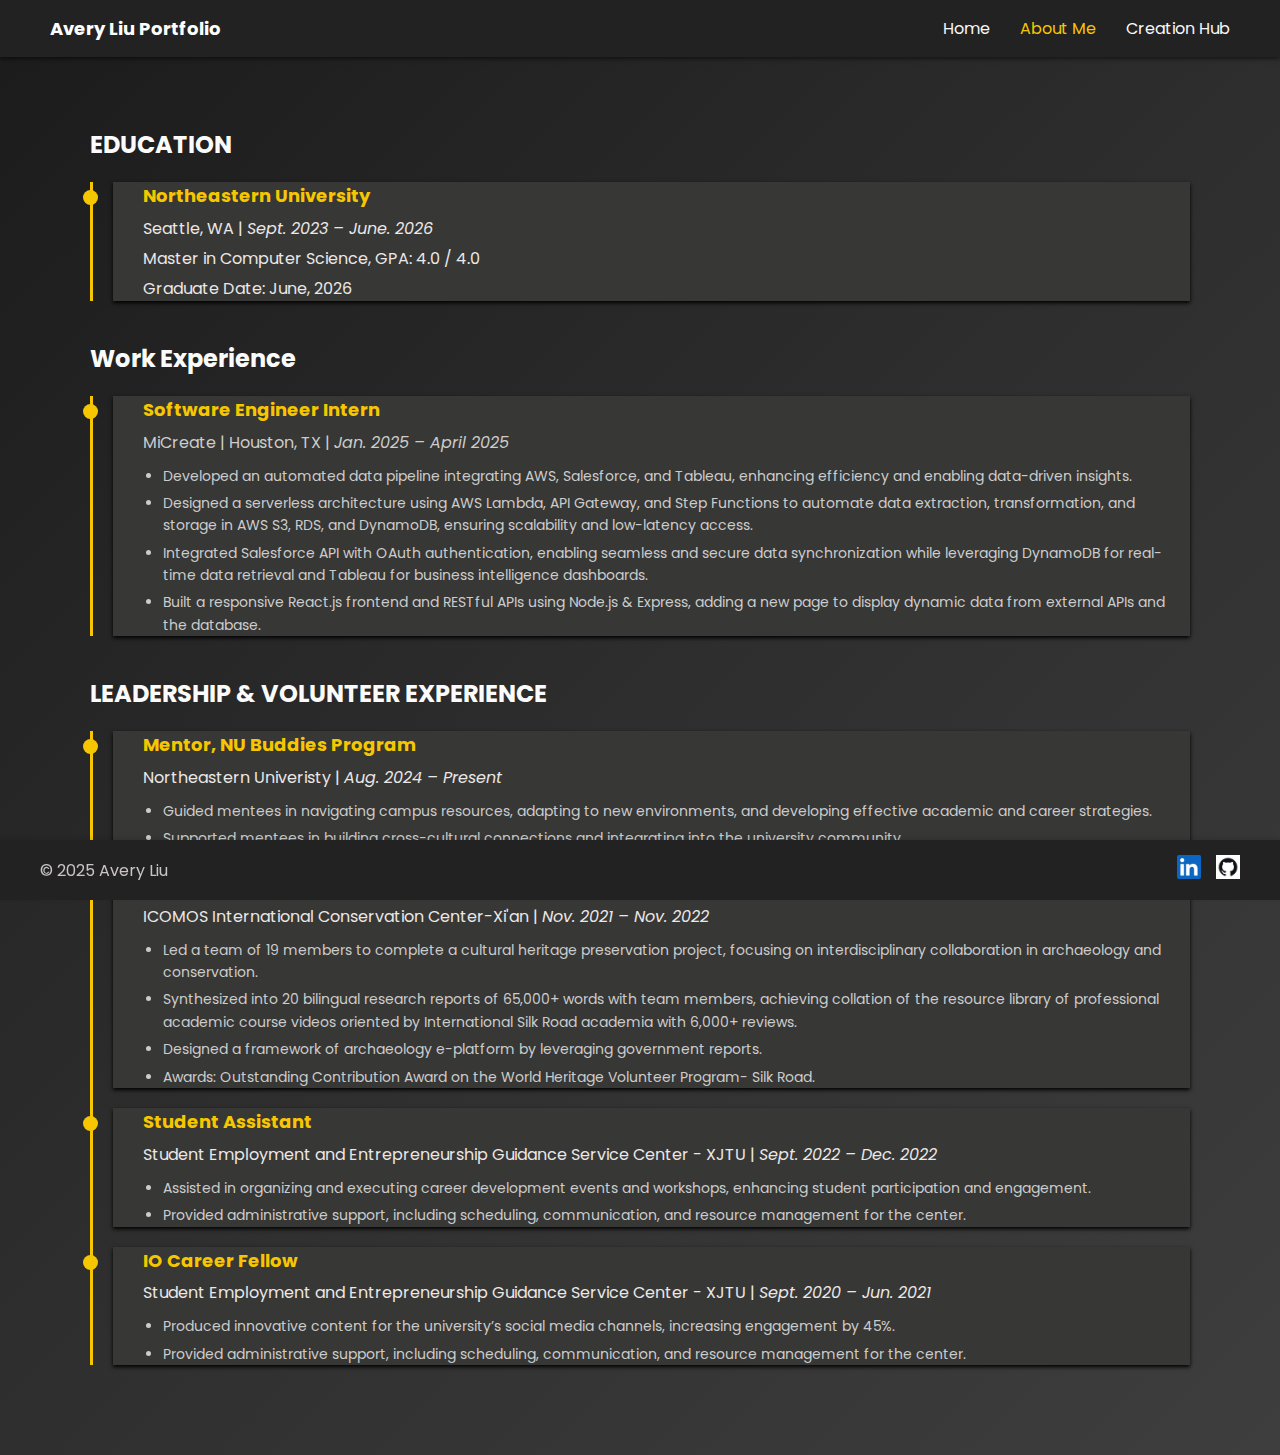
<file: aboutme/aboutme.html>
<!DOCTYPE html>
<html lang="en">
<head>
  <meta charset="UTF-8">
  <meta name="viewport" content="width=device-width, initial-scale=1.0">
  <title>About Me</title>
  <link href="https://fonts.googleapis.com/css2?family=Poppins:wght@300;400;700&display=swap" rel="stylesheet">
  <link rel="stylesheet" href="../aboutme/styles.css">
  <link rel="icon" href="../images/logo.png" type="image/png">
</head>
<body>
  <div class="container">
    <header class="TopContainer">
      <div class="WebsiteLogo">Avery Liu Portfolio</div>
        <ul class="NavbarLinks">
          <li><a href="../index.html">Home</a></li>
          <li><a href="../aboutme/aboutme.html"" class="active">About Me</a></li>
          <li><a href="../creationhub/creationhub.html">Creation Hub</a></li>
        </ul>
    </header>
    
    <div class="main">
      <div class="about">
        <h2>EDUCATION</h2>
        <div class="timeline">
          <div class="timeline-item">
            <h3>Northeastern University</h3>
            <p>
                <span class="location">Seattle, WA</span> | 
                <span class="location"><em>Sept. 2023 – June. 2026 </em></span>
            </p>
            <p>Master in Computer Science, GPA: 4.0 / 4.0</p>
            <p>
              <span class="location">Graduate Date: June, 2026</span> 
            </p>
          </div>
        </div>

        <h2>Work Experience</h2>
        <div class="timeline">
        <div class="timeline-item">
            <div class="work-details">
            <h3>Software Engineer Intern</h3>
            <p>
                <span class="location">MiCreate</span> | 
                <span class="location">Houston, TX</span> | 
                <span class="location"><em>Jan. 2025 – April 2025</em></span>
            </p>
            </div>
            <ul class="responsibilities">
              <li>Developed an automated data pipeline integrating AWS, Salesforce, and Tableau, enhancing efficiency and enabling data-driven insights.</li>
              <li>Designed a serverless architecture using AWS Lambda, API Gateway, and Step Functions to automate data extraction, transformation, and storage in AWS S3, RDS, and DynamoDB, ensuring scalability and low-latency access.</li>
              <li>Integrated Salesforce API with OAuth authentication, enabling seamless and secure data synchronization while leveraging DynamoDB for real-time data retrieval and Tableau for business intelligence dashboards.</li>
              <li>Built a responsive React.js frontend and RESTful APIs using Node.js & Express, adding a new page to display dynamic data from external APIs and the database.</li>
            </ul>
        </div>
        </div>

        <h2>LEADERSHIP & VOLUNTEER EXPERIENCE</h2>
        <div class="timeline">
          <div class="timeline-item">
            <h3>Mentor, NU Buddies Program</h3>
            <p>
              <span class="location">Northeastern Univeristy</span> | 
              <span class="location"><em>Aug. 2024 – Present</em></span>
            </p>
            <ul class="responsibilities">
              <li>Guided mentees in navigating campus resources, adapting to new environments, and developing effective academic and career strategies.</li>
              <li>Supported mentees in building cross-cultural connections and integrating into the university community.</li>
            </ul>
          </div>

          <div class="timeline-item">
            <h3>Program Coordinator & Research Team Leader</h3>
            <p>
              <span class="location">ICOMOS International Conservation Center-Xi'an</span> | 
              <span class="location"><em>Nov. 2021 – Nov. 2022</em></span>
            </p>
            <ul class="responsibilities">
              <li>Led a team of 19 members to complete a cultural heritage preservation project, focusing on interdisciplinary collaboration in archaeology and conservation.</li>
              <li>Synthesized into 20 bilingual research reports of 65,000+ words with team members, achieving collation of the resource library of professional academic course videos oriented by International Silk Road academia with 6,000+ reviews.</li>
              <li>Designed a framework of archaeology e-platform by leveraging government reports.</li>
              <li>Awards: Outstanding Contribution Award on the World Heritage Volunteer Program- Silk Road.</li>
            </ul>
          </div>

          <div class="timeline-item">
            <h3>Student Assistant</h3>
            <p>
              <span class="location">Student Employment and Entrepreneurship Guidance Service Center - XJTU</span> | 
              <span class="location"><em>Sept. 2022 – Dec. 2022</em></span>
            </p>
            <ul class="responsibilities">
              <li>Assisted in organizing and executing career development events and workshops, enhancing student participation and engagement.</li>
              <li>Provided administrative support, including scheduling, communication, and resource management for the center.</li>
            </ul>
          </div>

          <div class="timeline-item">
            <h3>IO Career Fellow</h3>
            <p>
              <span class="location">Student Employment and Entrepreneurship Guidance Service Center - XJTU</span> | 
              <span class="location"><em>Sept. 2020 – Jun. 2021</em></span>
            </p>
            <ul class="responsibilities">
              <li>Produced innovative content for the university’s social media channels, increasing engagement by 45%.</li>
              <li>Provided administrative support, including scheduling, communication, and resource management for the center.</li>
            </ul>
          </div>
        </div>
      </div>
    </div>

    <footer class="footer">
      <div class="Footer_Content">
        <span>© 2025 Avery Liu</span>
        <div class="Footer_Icons">
          <a href="https://www.linkedin.com/in/averylew/" target="_blank">
            <img src="../images/linkedin_icon.png" alt="LinkedIn">
          </a>
          <a href="https://github.com/averylAL/averylAL.github.io.git" target="_blank">
            <img src="../images/github_icon.png" alt="GitHub">
          </a>
        </div>
      </div>
    </footer>
  </div>
</body>
</html>
</file>
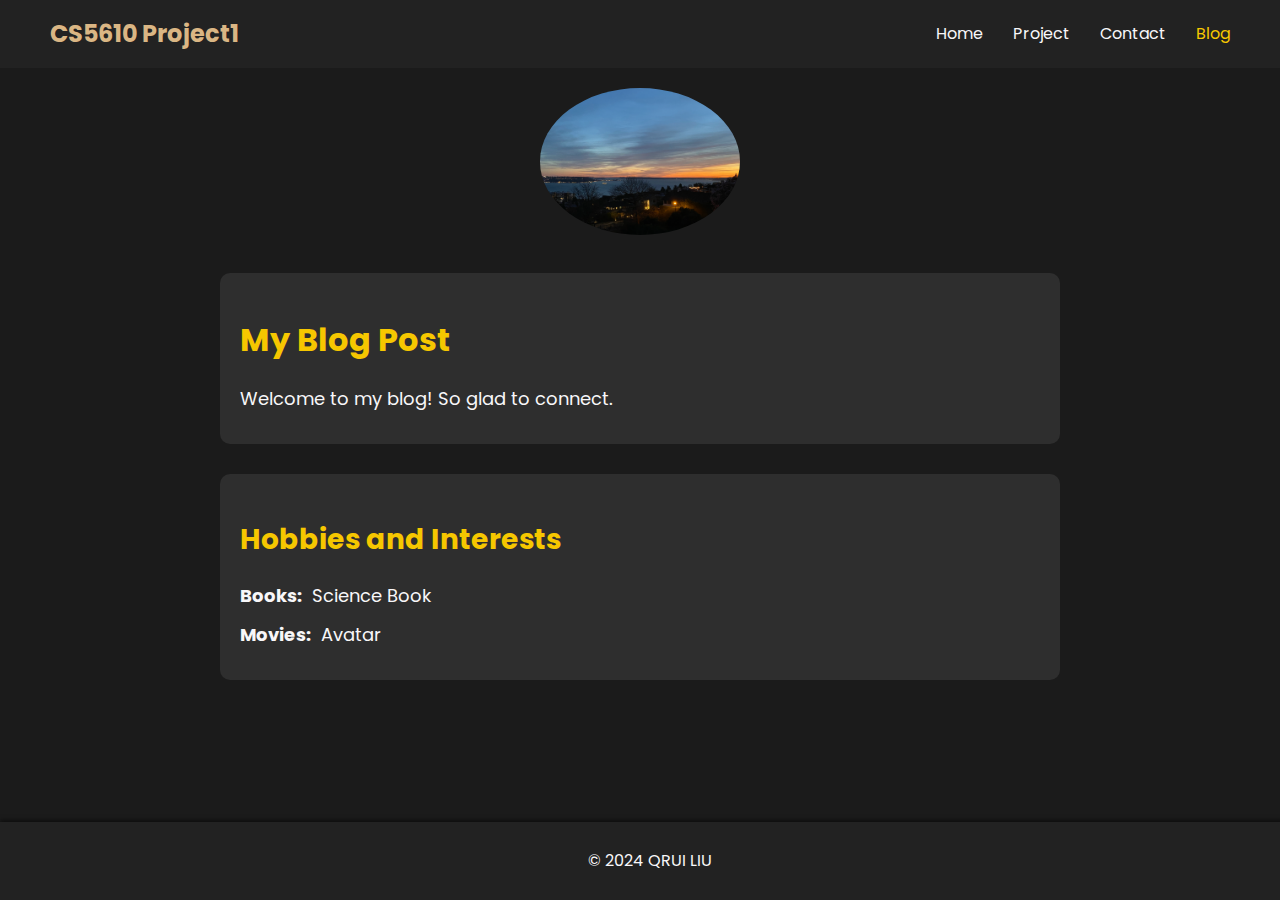
<file: blog/blog.html>
<!DOCTYPE html>
<html lang="en">
<head>
  <meta charset="UTF-8">
  <meta name="viewport" content="width=device-width, initial-scale=1.0">
  <title>QRUI Blog</title>
  <link href="https://fonts.googleapis.com/css2?family=Poppins:wght@400;700&display=swap" rel="stylesheet">
  <link rel="stylesheet" href="../blog/styles.css">
</head>
<body>
  <div class="BlogPage">

    <header class="TopContainer">
      <div class="WebsiteLogo">
        <a href="../index.html">CS5610 Project1</a>
      </div>
      <ul class="NavbarLinks">
        <li><a href="../index.html">Home</a></li>
        <li><a href="../project/project.html">Project</a></li>
        <li><a href="../contact/contact.html">Contact</a></li>
        <li><a href="../blog/blog.html" class="active">Blog</a></li>
      </ul>
    </header>

    <div class="MainContainer">

      <section class="PersonalImage">
        <img src="../images/sunset.png" alt="PersonalImage" class="ProfileImage">
      </section>
      
      <section class="BlogPost">
        <h1>My Blog Post</h1>
        <p>Welcome to my blog! So glad to connect.</p>
      </section>

      <section class="Hobbies">
        <h2>Hobbies and Interests</h2>
        <ul>
          <li style="white-space: pre;"><strong>Books:</strong>  Science Book</li>
          <li style="white-space: pre;"><strong>Movies:</strong>  Avatar</li>
        </ul>
      </section>
      
    </div>

    <footer>
      <p>&copy; 2024 QRUI LIU</p>
    </footer>

  </div>
</body>
</html>
</file>
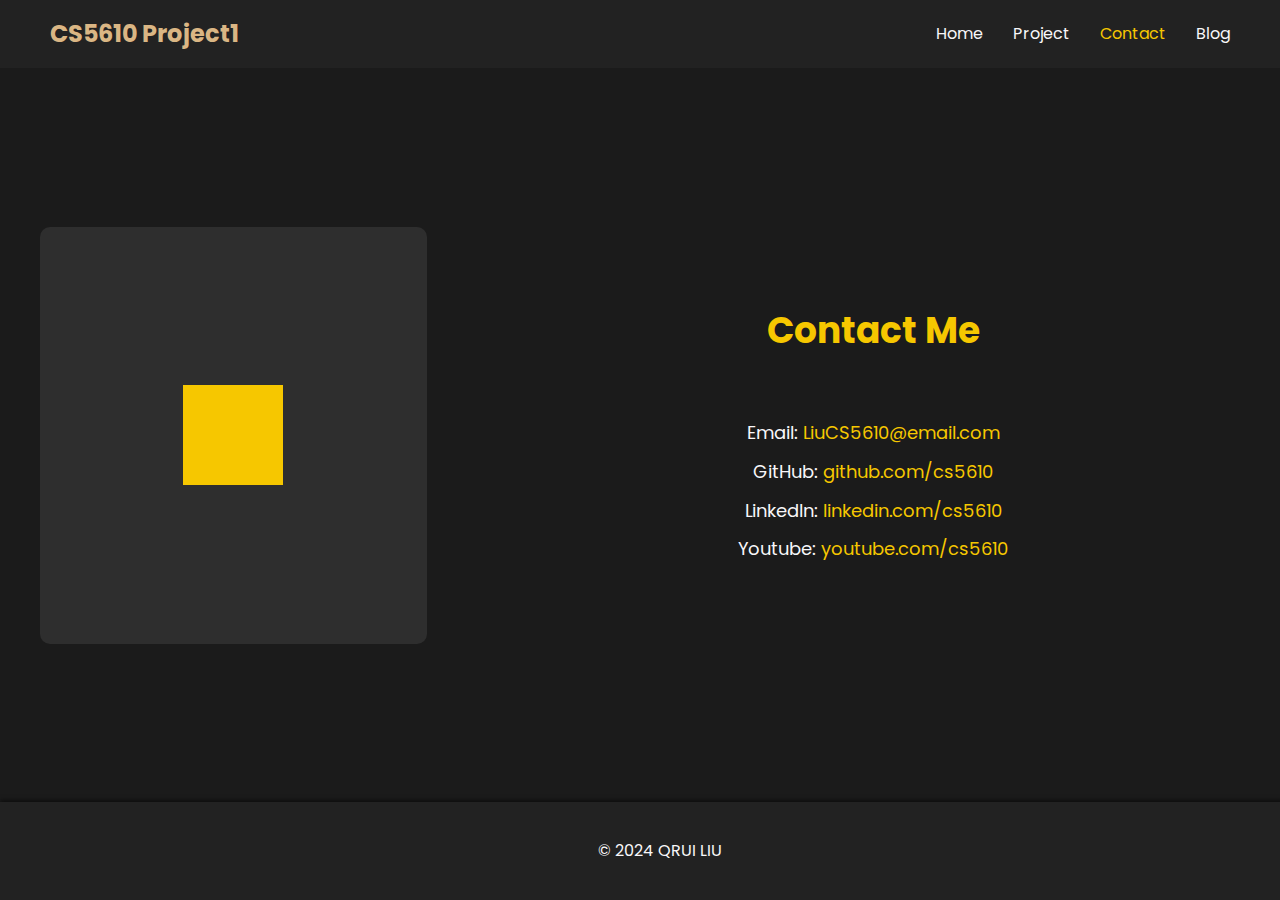
<file: contact/contact.html>
<!DOCTYPE html>
<html lang="en">
<head>
  <meta charset="UTF-8">
  <meta name="viewport" content="width=device-width, initial-scale=1.0">
  <title>QRUI LIU Contact</title>
  <link href="https://fonts.googleapis.com/css2?family=Poppins:wght@400;700&display=swap" rel="stylesheet">
  <link rel="stylesheet" href="../contact/styles.css">
</head>
<body>
  <div class="ContactPage">

    <header class="TopContainer">
        <div class="WebsiteLogo">
          <a href="index.html">CS5610 Project1</a>
        </div>
        <ul class="NavbarLinks">
          <li><a href="../index.html">Home</a></li>
          <li><a href="../project/project.html">Project</a></li>
          <li><a href="../contact/contact.html" class="active">Contact</a></li>
          <li><a href="../blog/blog.html">Blog</a></li>
        </ul>
    </header>

    <div class="MainContainer">
      <div class="LeftBlock">
        <div class="Square"></div>
      </div>

      <div class="ContactInfo">
        <h1>Contact Me</h1>
        <ul>
          <li>Email: <a href="mailto:LiuCS5610@email.com">LiuCS5610@email.com</a></li>
          <li>GitHub: <a href="https://github.com/cs5610">github.com/cs5610</a></li>
          <li>LinkedIn: <a href="https://linkedin.com/cs5610">linkedin.com/cs5610</a></li>
          <li>Youtube: <a href="https://youtube.com/cs5610">youtube.com/cs5610</a></li>
        </ul>
      </div>

    </div>

    <footer>
      <p>&copy; 2024 QRUI LIU</p>
    </footer>

  </div>
</body>
</html>
</file>
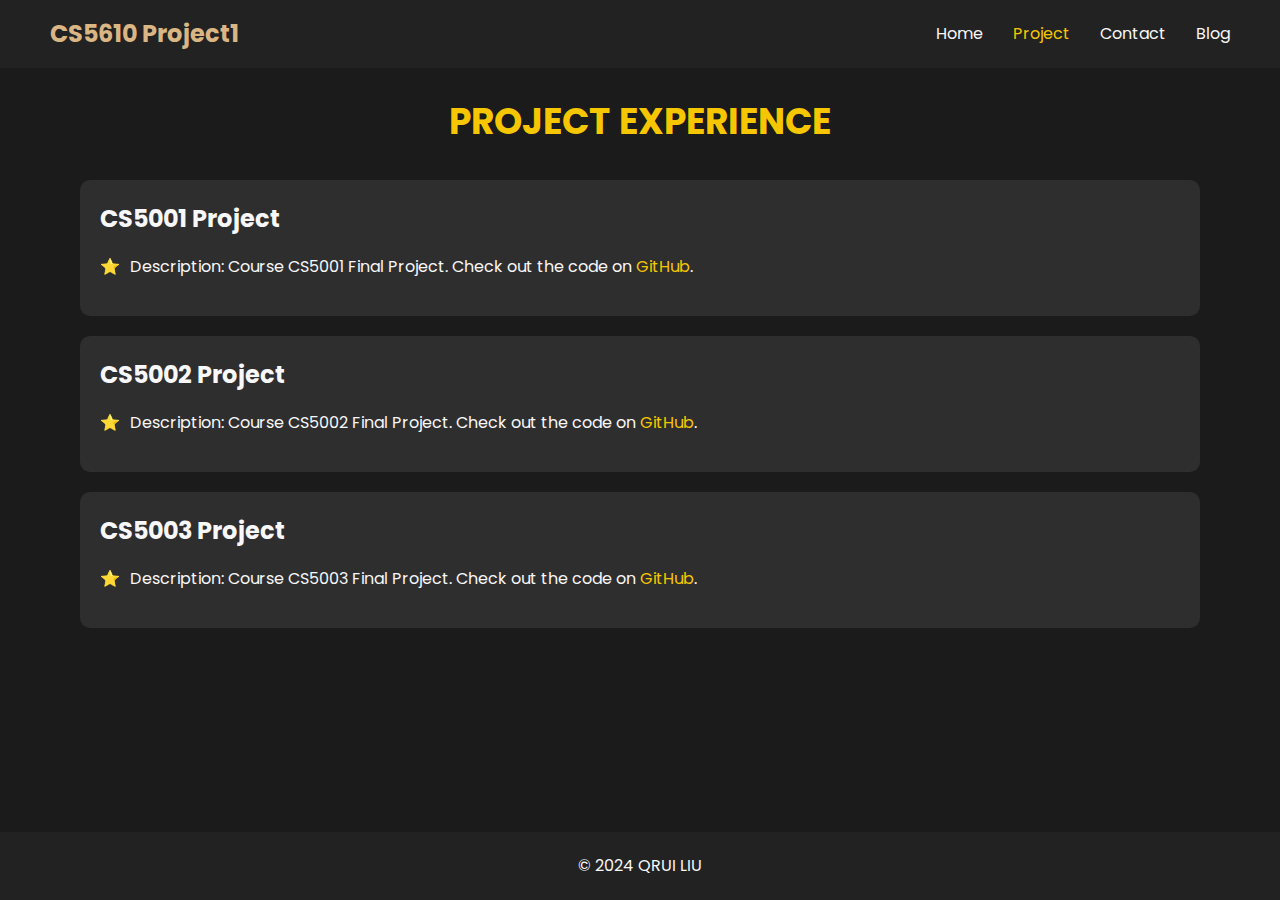
<file: project/project.html>
<!DOCTYPE html>
<html lang="en">
<head>
  <meta charset="UTF-8">
  <meta name="viewport" content="width=device-width, initial-scale=1.0">
  <title>QRUI LIU Projects</title>
  <link href="https://fonts.googleapis.com/css2?family=Poppins:wght@400;700&display=swap" rel="stylesheet">
  <link rel="stylesheet" href="../project/styles.css">
</head>
<body>
  <div class="ProjectPage">
    <header class="TopContainer">
        <div class="WebsiteLogo">
          <a href="index.html">CS5610 Project1</a>
        </div>
        <ul class="NavbarLinks">
          <li><a href="../index.html">Home</a></li>
          <li><a href="../project/project.html" class="active">Project</a></li>
          <li><a href="../contact/contact.html">Contact</a></li>
          <li><a href="../blog/blog.html">Blog</a></li>
        </ul>
    </header>

    <main class="MainContainer">
      <section class="Projects_List">
        <h1>PROJECT EXPERIENCE</h1>
        <ul>
          <li>
            <h2>CS5001 Project</h2>
            <p>Description: Course CS5001 Final Project. Check out the code on <a href="https://github.com">GitHub</a>.</p>
          </li>
          <li>
            <h2>CS5002 Project</h2>
            <p>Description: Course CS5002 Final Project. Check out the code on <a href="https://github.com">GitHub</a>.</p>
          </li>
          <li>
            <h2>CS5003 Project</h2>
            <p>Description: Course CS5003 Final Project. Check out the code on <a href="https://github.com">GitHub</a>.</p>
          </li>
        </ul>
      </section>
    </main>

    <footer class="Footer">
      <p>&copy; 2024 QRUI LIU</p>
    </footer>
  </div>
</body>
</html>
</file>
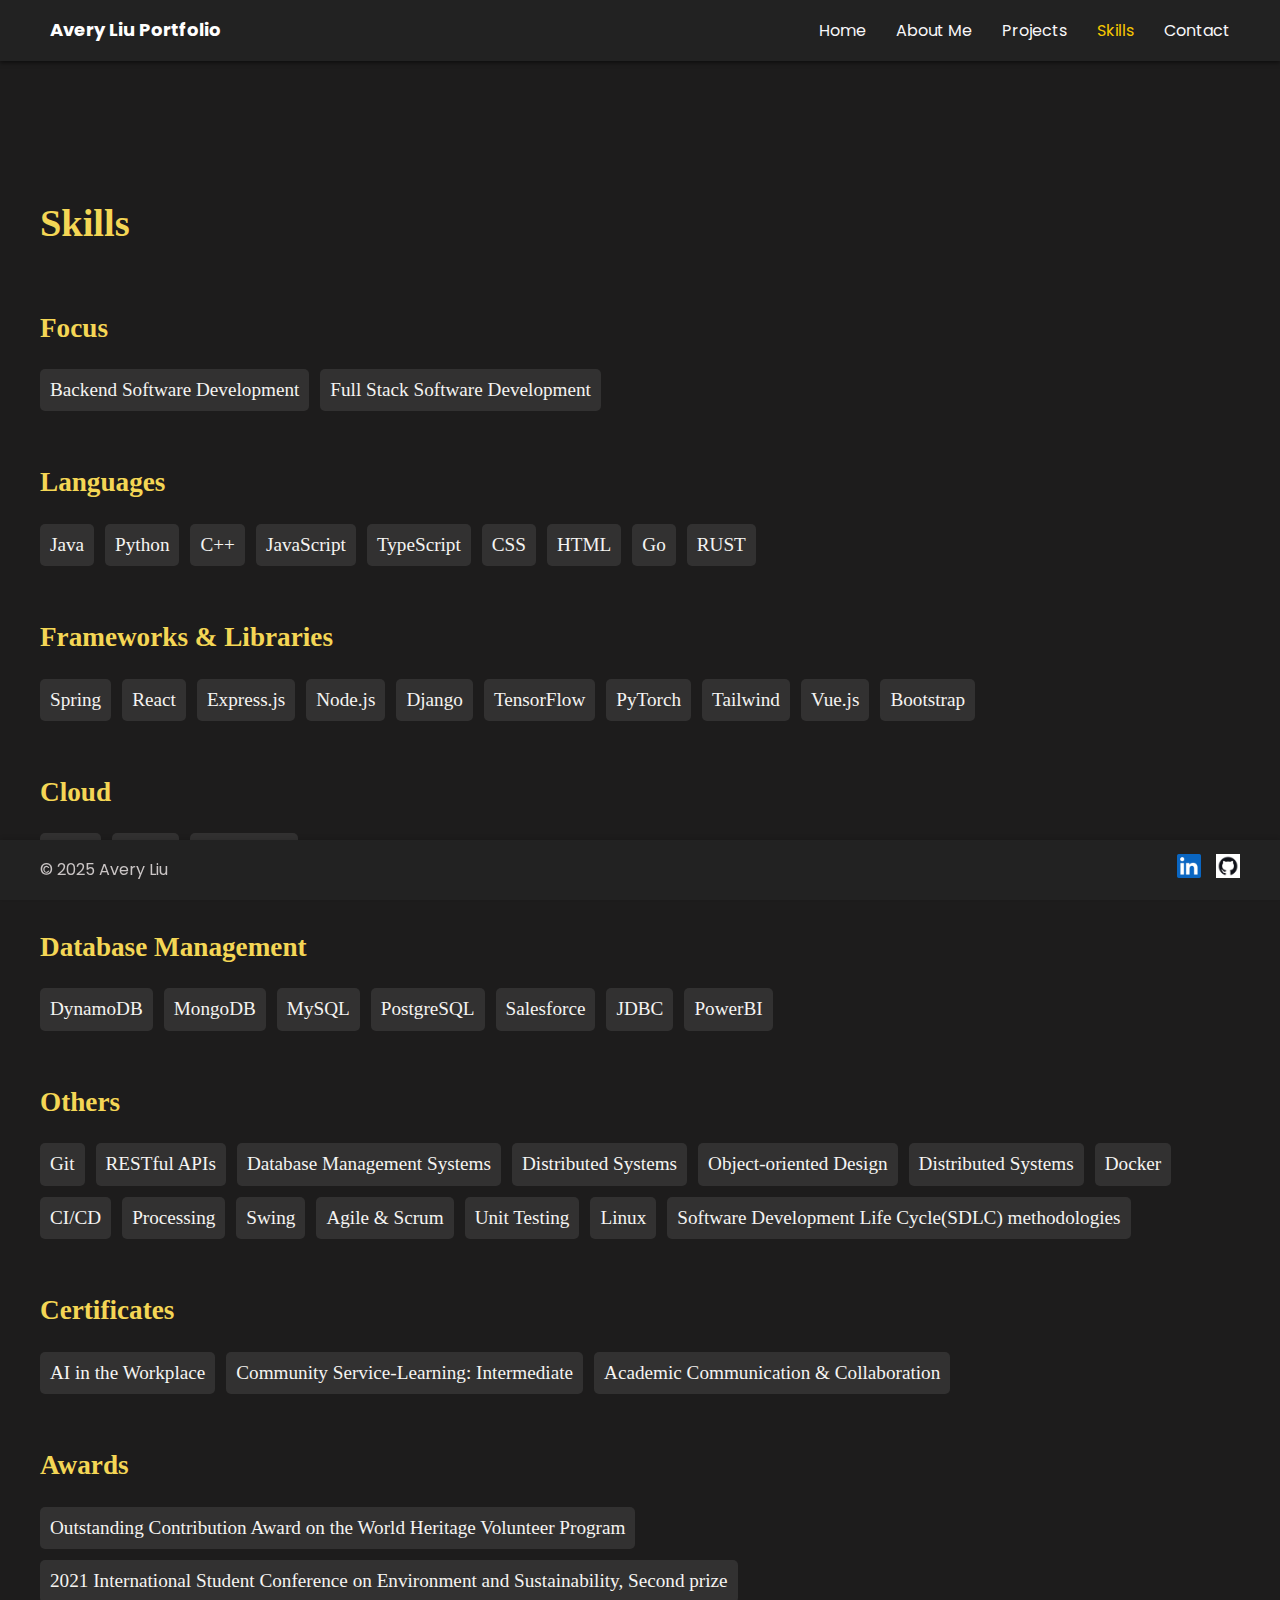
<file: skills/skills.html>
<!DOCTYPE html>
<html lang="en">
<head>
  <meta charset="utf-8" />
  <meta name="viewport" content="width=device-width, initial-scale=1.0">
  <link href="https://fonts.googleapis.com/css2?family=Poppins:wght@400;700&display=swap" rel="stylesheet">
  <link rel="stylesheet" href="./styles.css">
  <link rel="icon" href="./images/logo.png" type="image/png">
  <title>Skills</title>
</head>
<body>
  <div class="SkillPage">
    <header class="TopContainer">
      <div class="WebsiteLogo">Avery Liu Portfolio</div>
        <ul class="NavbarLinks">
          <li><a href="../index.html">Home</a></li>
          <li><a href="../aboutme/aboutme.html">About Me</a></li>
          <li><a href="../projects/projects.html">Projects</a></li>
          <li><a href="../skills/skills.html" class="active">Skills</a>
          <li><a href="../contact/contact.html">Contact</a>
        </ul>
    </header>
    
    <main>
      <section class="skills-section">
        <h1>Skills</h1>
        <div class="skill-category">
          <h2>Focus</h2>
          <div class="tags">
            <span class="tag">Backend Software Development</span>
            <span class="tag">Full Stack Software Development</span>
          </div>
        </div>
        <div class="skill-category">
          <h2>Languages</h2>
          <div class="tags">
            <span class="tag">Java</span>
            <span class="tag">Python</span>
            <span class="tag">C++</span>
            <span class="tag">JavaScript</span>
            <span class="tag">TypeScript</span>
            <span class="tag">CSS</span>
            <span class="tag">HTML</span>
            <span class="tag">Go</span>
            <span class="tag">RUST</span>
          </div>
        </div>
        <div class="skill-category">
          <h2>Frameworks &amp; Libraries</h2>
          <div class="tags">
            <span class="tag">Spring</span>
            <span class="tag">React</span>
            <span class="tag">Express.js</span>
            <span class="tag">Node.js</span>
            <span class="tag">Django</span>
            <span class="tag">TensorFlow</span>
            <span class="tag">PyTorch</span>
            <span class="tag">Tailwind</span>
            <span class="tag">Vue.js</span>
            <span class="tag">Bootstrap</span>
          </div>
        </div>
        <div class="skill-category">
          <h2>Cloud</h2>
          <div class="tags">
            <span class="tag">AWS</span>
            <span class="tag">Azure</span>
            <span class="tag">IBM Cloud</span>
          </div>
        </div>
        <div class="skill-category">
          <h2>Database Management</h2>
          <div class="tags">
            <span class="tag">DynamoDB</span>
            <span class="tag">MongoDB</span>
            <span class="tag">MySQL</span>
            <span class="tag">PostgreSQL</span>
            <span class="tag">Salesforce</span>
            <span class="tag">JDBC</span>
            <span class="tag">PowerBI</span>
          </div>
        </div>
        <div class="skill-category">
          <h2>Others</h2>
          <div class="tags">
            <span class="tag">Git</span>
            <span class="tag">RESTful APIs</span>
            <span class="tag">Database Management Systems</span>
            <span class="tag">Distributed Systems</span>
            <span class="tag">Object-oriented Design</span>
            <span class="tag">Distributed Systems</span>
            <span class="tag">Docker</span>
            <span class="tag">CI/CD</span>
            <span class="tag">Processing</span>
            <span class="tag">Swing</span>
            <span class="tag">Agile &amp; Scrum</span>
            <span class="tag">Unit Testing</span>
            <span class="tag">Linux</span>
            <span class="tag">Software Development Life Cycle(SDLC) methodologies</span>
          </div>
        </div>
        
        <div class="skill-category">
          <h2>Certificates</h2>
          <div class="tags">
            <a href="https://badgr.com/public/assertions/4ZaYQloMQF6jhNt4uP183Q" class="tag">AI in the Workplace</a>
            <a href="https://badgr.com/public/assertions/7P163cMLQs6AgI_hVce9cg" class="tag">Community Service-Learning: Intermediate</a>
            <a href="https://badgr.com/public/assertions/YAQbpKZ3RxqcPABIXhf0xQ" class="tag">Academic Communication & Collaboration</a>
          </div>
        </div>
        <div class="skill-category">
          <h2>Awards</h2>
          <div class="tags">
            <a href="https://www.linkedin.com/in/averylew/" class="tag">
                Outstanding Contribution Award on the World Heritage Volunteer Program
            </a>
            <a href="https://www.linkedin.com/in/averylew/" class="tag">
                2021 International Student Conference on Environment and Sustainability, Second prize
            </a>
          </div>
        </div>
      </section>
    </main>
    
    <footer class="footer">
        <div class="Footer_Content">
          <span>© 2025 Avery Liu</span>
          <div class="Footer_Icons">
            <a href="https://www.linkedin.com/in/averylew/" target="_blank">
              <img src="../images/linkedin_icon.png" alt="LinkedIn">
            </a>
            <a href="https://github.com/averylAL/" target="_blank">
              <img src="../images/github_icon.png" alt="GitHub">
            </a>
          </div>
        </div>
      </footer>
  </div>
</body>
</html>
</file>
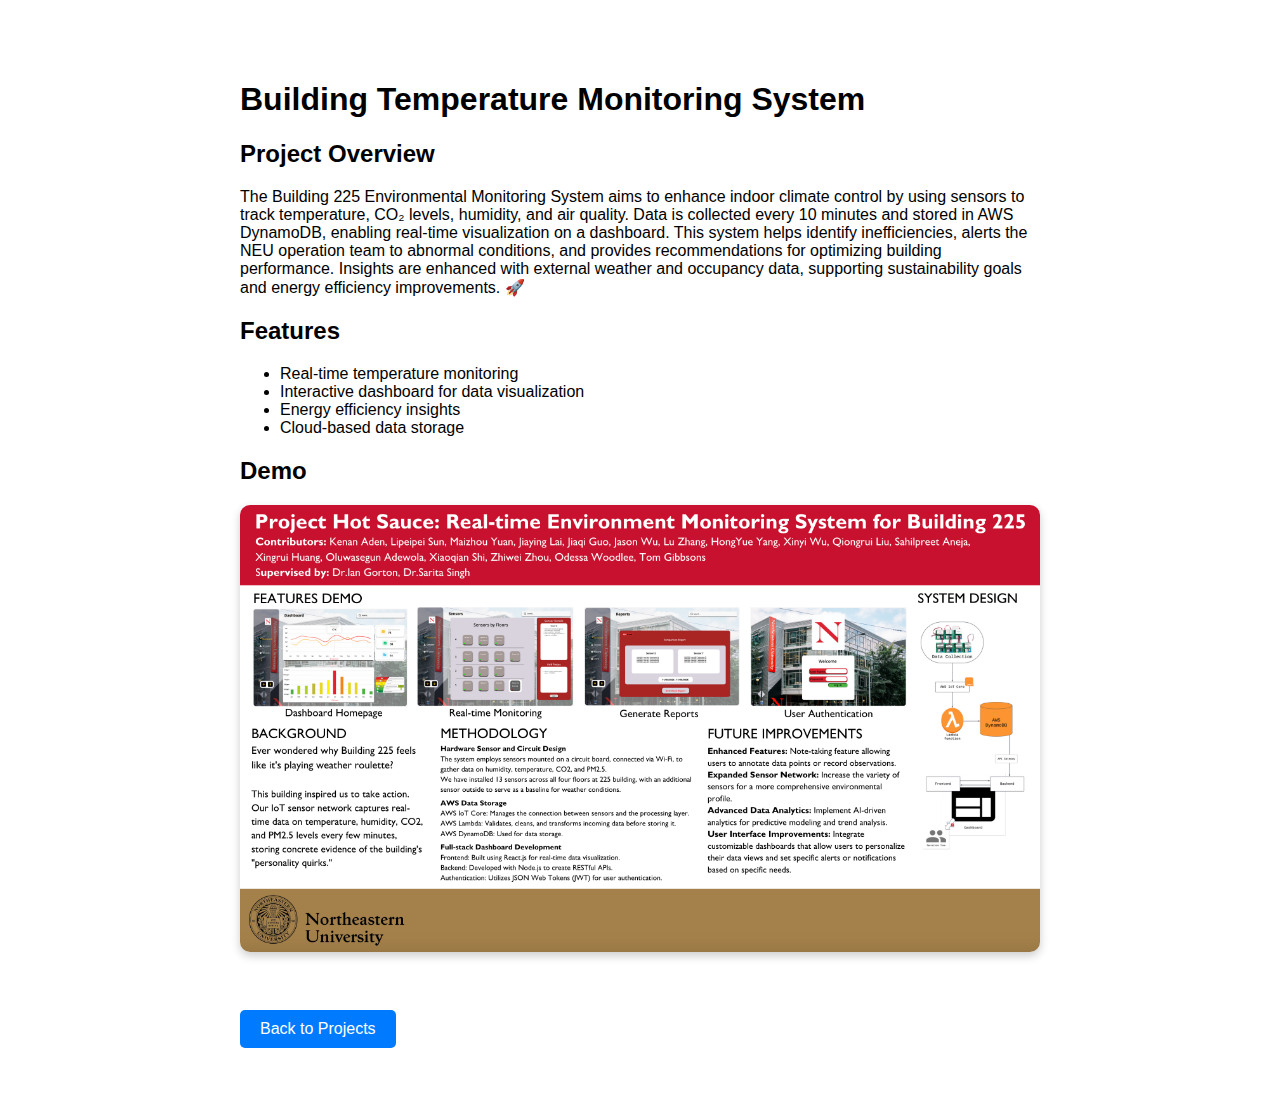
<file: creationhub/projectDetail/buildingTemProject.html>
<!DOCTYPE html>
<html lang="en">
<head>
    <meta charset="UTF-8">
    <meta name="viewport" content="width=device-width, initial-scale=1.0">
    <title>Building Temperature Monitoring System</title>
    <link rel="stylesheet" href="buildingTemProject.css">
</head>
<body>
    <div class="container">
        <h1>Building Temperature Monitoring System</h1>

        <!-- Project description -->
        <div class="description">
            <h2>Project Overview</h2>
            <p>
                The Building 225 Environmental Monitoring System aims to enhance indoor climate control by using sensors to track temperature, CO₂ levels, humidity, and air quality. 
                Data is collected every 10 minutes and stored in AWS DynamoDB, enabling real-time visualization on a dashboard.
                This system helps identify inefficiencies, alerts the NEU operation team to abnormal conditions, and provides recommendations for optimizing building performance. 
                Insights are enhanced with external weather and occupancy data, supporting sustainability goals and energy efficiency improvements. 🚀
            </p>

            <h2>Features</h2>
            <ul>
                <li>Real-time temperature monitoring</li>
                <li>Interactive dashboard for data visualization</li>
                <li>Energy efficiency insights</li>
                <li>Cloud-based data storage</li>
            </ul>

            <h2>Demo</h2>
            <div class="poster">
                <img src="../../images/projectHotSaucePoster.png" alt="Project Poster">
            </div>

            <!-- Return to home page -->
            <br>
            <a href="../../creationhub/creationhub.html" class="button">Back to Projects</a>
        </div>
    </div>
</body>
</html>
</file>
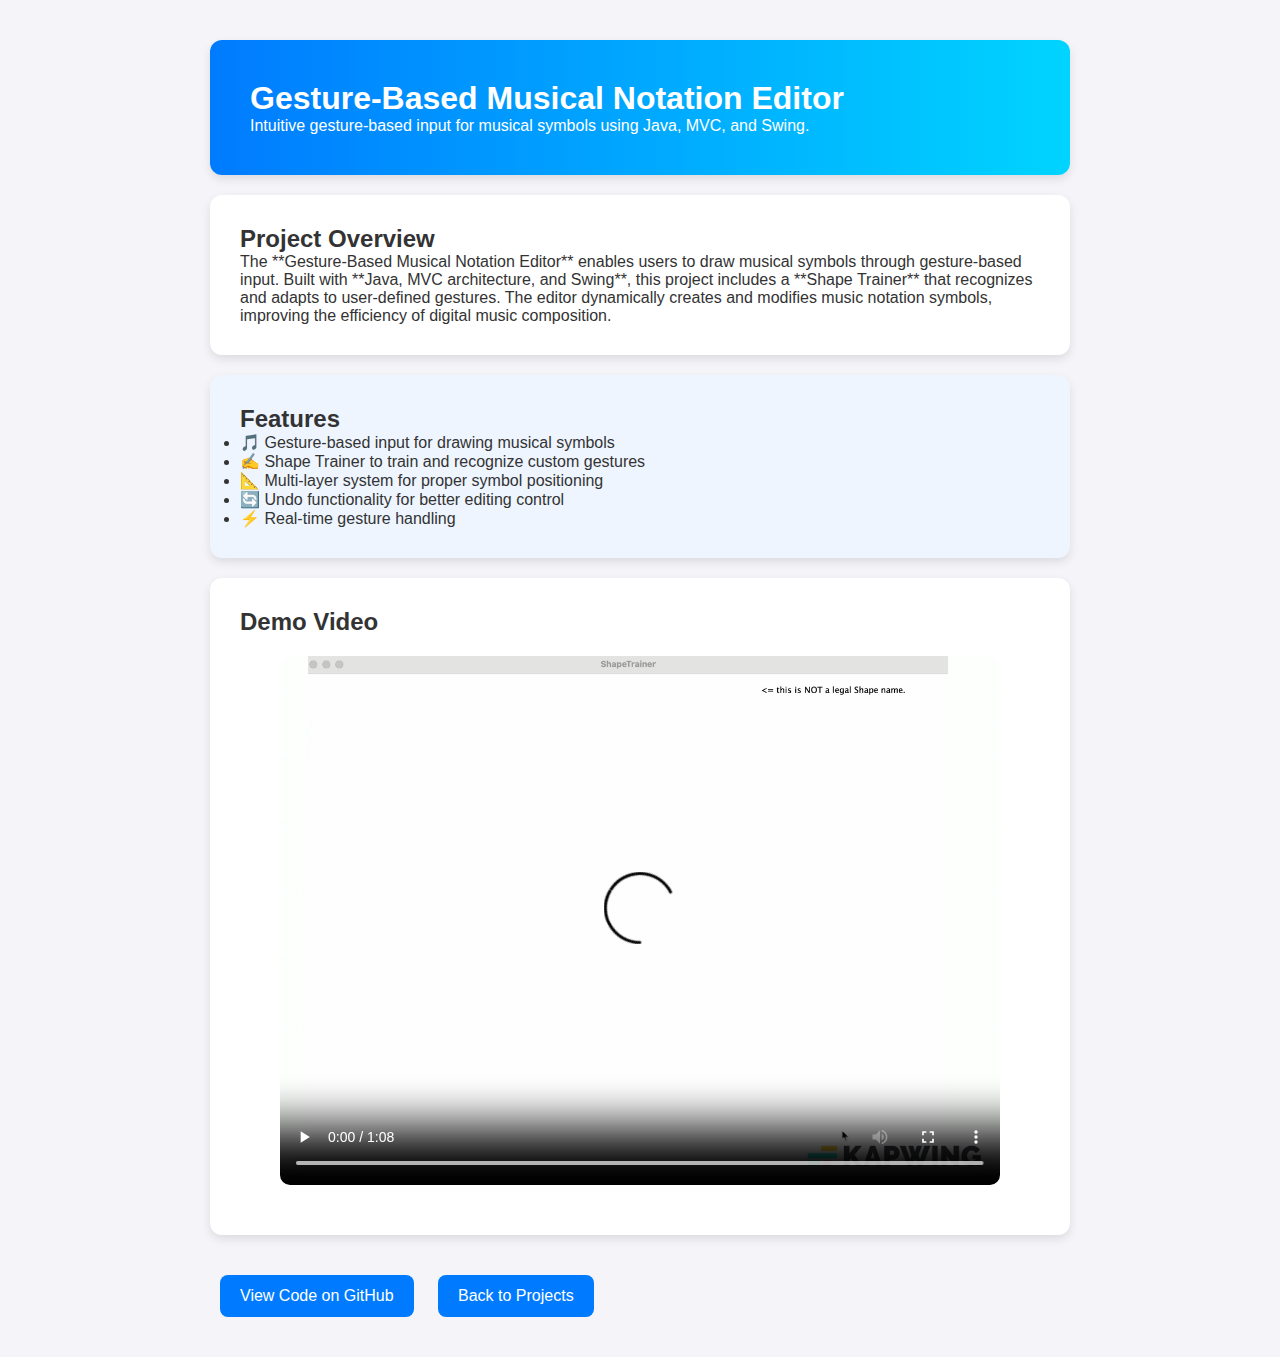
<file: creationhub/projectDetail/musicEditorDemo.html>
<!DOCTYPE html>
<html lang="en">
<head>
    <meta charset="UTF-8">
    <meta name="viewport" content="width=device-width, initial-scale=1.0">
    <title>Gesture-Based Musical Notation Editor Demo</title>
    <link rel="stylesheet" href="musicEditorDemo.css"> <!-- Link to external CSS -->
</head>
<body>

    <div class="container">

        <!-- Header Section -->
        <div class="section header">
            <h1>Gesture-Based Musical Notation Editor</h1>
            <p>Intuitive gesture-based input for musical symbols using Java, MVC, and Swing.</p>
        </div>

        <!-- Project Overview -->
        <div class="section overview">
            <h2>Project Overview</h2>
            <p>
                The **Gesture-Based Musical Notation Editor** enables users to draw musical symbols through gesture-based input.
                Built with **Java, MVC architecture, and Swing**, this project includes a **Shape Trainer** that recognizes and adapts to user-defined gestures.
                The editor dynamically creates and modifies music notation symbols, improving the efficiency of digital music composition.
            </p>
        </div>

        <!-- Features Section -->
        <div class="section features">
            <h2>Features</h2>
            <ul>
                <li>🎵 Gesture-based input for drawing musical symbols</li>
                <li>✍️ Shape Trainer to train and recognize custom gestures</li>
                <li>📐 Multi-layer system for proper symbol positioning</li>
                <li>🔄 Undo functionality for better editing control</li>
                <li>⚡ Real-time gesture handling</li>
            </ul>
        </div>

        <!-- Video Section -->
        <div class="section video-section">
            <h2>Demo Video</h2>
            <div class="video-container">
                <video controls>
                    <source src="../../demo/musicEditorDemo.mp4" type="video/mp4">
                    Your browser does not support the video tag.
                </video>
            </div>
        </div>

        <!-- Buttons -->
        <div>
            <a href="https://github.com/averylAL/Gesture_based_Musical_Notation_Editor.git" class="button" target="_blank">View Code on GitHub</a>
            <a href="../creationhub.html" class="button">Back to Projects</a>
        </div>

    </div>

</body>
</html>
</file>
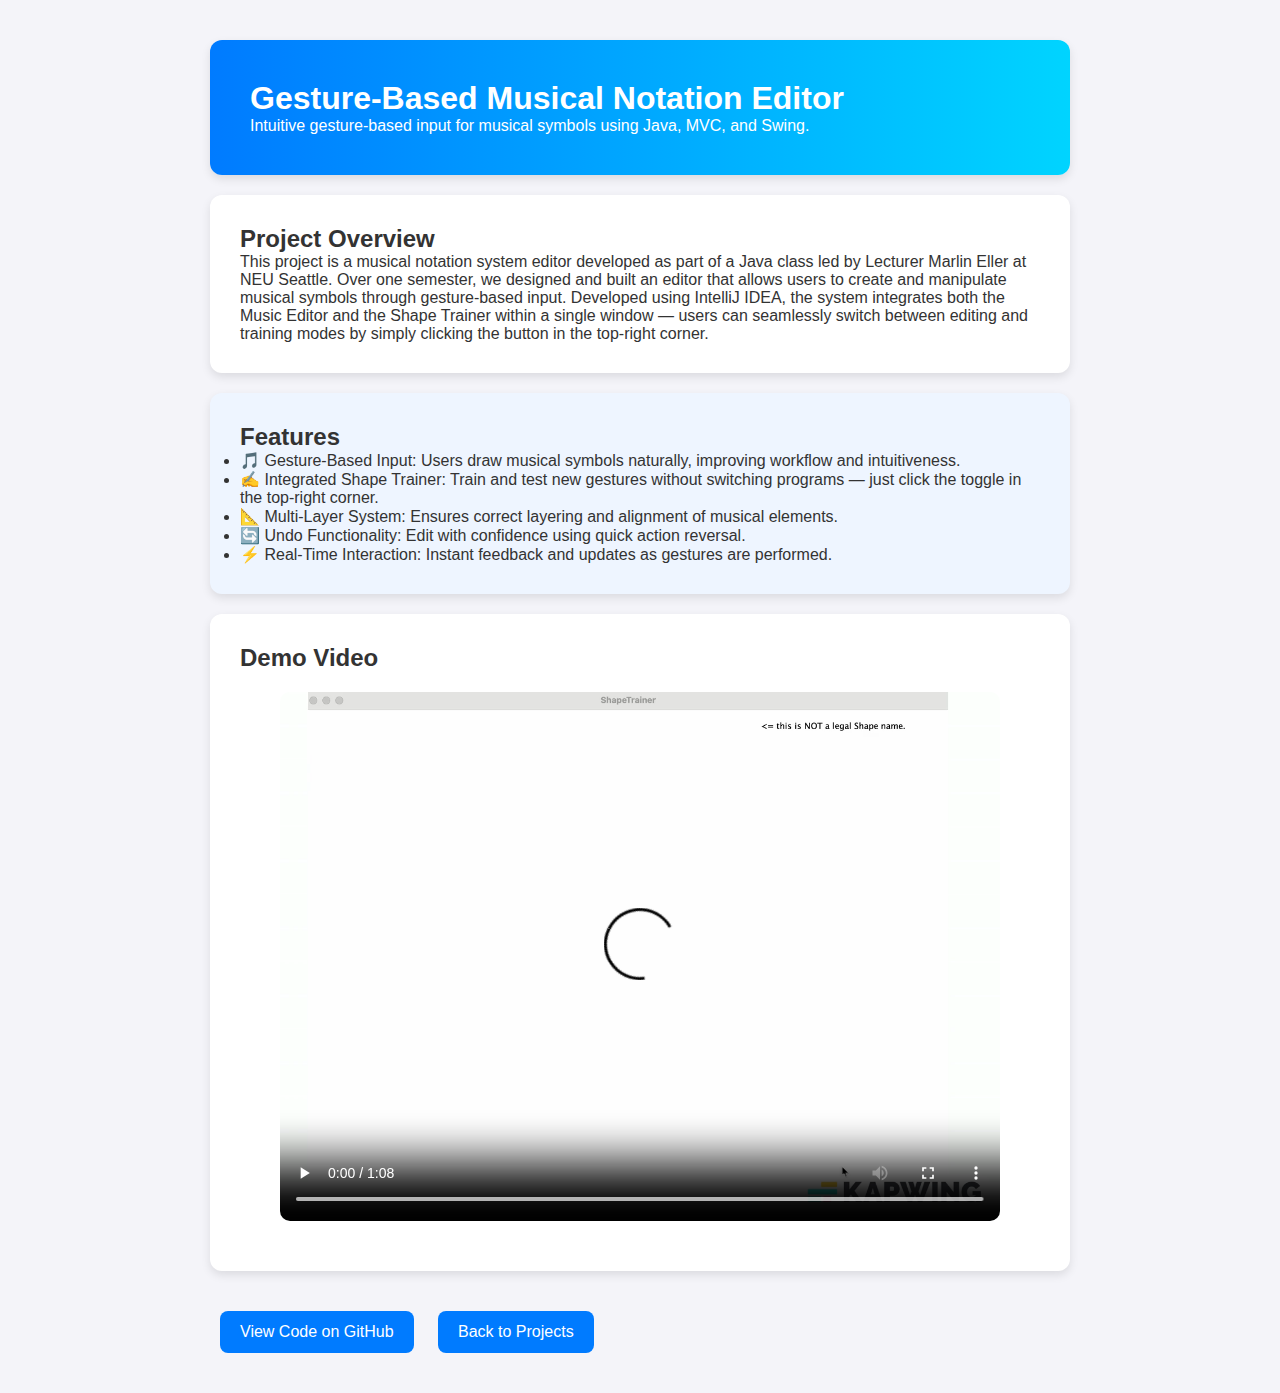
<file: projects/projectDetail/musicEditorDemo.html>
<!DOCTYPE html>
<html lang="en">
<head>
    <meta charset="UTF-8">
    <meta name="viewport" content="width=device-width, initial-scale=1.0">
    <title>Gesture-Based Musical Notation Editor Demo</title>
    <link rel="stylesheet" href="musicEditorDemo.css"> <!-- Link to external CSS -->
</head>
<body>

    <div class="container">

        <!-- Header Section -->
        <div class="section header">
            <h1>Gesture-Based Musical Notation Editor</h1>
            <p>Intuitive gesture-based input for musical symbols using Java, MVC, and Swing.</p>
        </div>

        <!-- Project Overview -->
        <div class="section overview">
            <h2>Project Overview</h2>
            <p>
                This project is a musical notation system editor developed as part of a Java class led by Lecturer Marlin Eller at NEU Seattle. 
                Over one semester, we designed and built an editor that allows users to create and manipulate musical symbols through gesture-based input.
                Developed using IntelliJ IDEA, the system integrates both the Music Editor and the Shape Trainer within a single window — users can seamlessly switch between editing and training modes by simply clicking the button in the top-right corner.
            </p>
        </div>

        <!-- Features Section -->
        <div class="section features">
            <h2>Features</h2>
            <ul>
                <li>🎵 Gesture-Based Input: Users draw musical symbols naturally, improving workflow and intuitiveness.</li>
                <li>✍️ Integrated Shape Trainer: Train and test new gestures without switching programs — just click the toggle in the top-right corner.</li>
                <li>📐 Multi-Layer System: Ensures correct layering and alignment of musical elements.</li>
                <li>🔄 Undo Functionality: Edit with confidence using quick action reversal.</li>
                <li>⚡ Real-Time Interaction: Instant feedback and updates as gestures are performed.</li>
            </ul>
        </div>

        <!-- Video Section -->
        <div class="section video-section">
            <h2>Demo Video</h2>
            <div class="video-container">
                <video controls>
                    <source src="../../demo/musicEditorDemo.mp4" type="video/mp4">
                    Your browser does not support the video tag.
                </video>
            </div>
        </div>

        <!-- Buttons -->
        <div>
            <a href="https://github.com/averylAL/Gesture_based_Musical_Notation_Editor.git" class="button" target="_blank">View Code on GitHub</a>
            <a href="../creationhub.html" class="button">Back to Projects</a>
        </div>

    </div>

</body>
</html>
</file>
<file: aboutme/styles.css>
body, html {
    font-family: 'Poppins', sans-serif;
    background-color: #1f1f1f;
    color: #f8f7f9;
    line-height: normal;
    margin: 0;
    overflow-x: hidden; 
}

.container {
    display: grid;
    grid-template-rows: auto 1fr;
    min-height: 100vh;
    background: linear-gradient(
      135deg, #1b1b1b 0%, #2e2e2e 50%, #3e3e3e 100%);
}

.TopContainer {
    background-color: #222; 
    padding: 15px 50px;
    display: flex;
    justify-content: space-between;
    align-items: center;
    box-shadow: 0 2px 4px rgba(0, 0, 0, 0.5);
}

.WebsiteLogo {
    font-size: 18px;
    font-weight: bold;
    color: white;
}

.NavbarLinks {
    display: flex;
    gap: 30px;
    list-style-type: none;
    margin: 0;
    padding: 0;
}

.NavbarLinks a {
    color: #f8f7f9;
    text-decoration: none;
    font-size: 16px;
}

.NavbarLinks a.active {
    color: #f6c700; 
}

.NavbarLinks a:hover {
    color: #f6c700;
    text-decoration: underline;
}

.header {
    display: flex;
    justify-content: space-between;
    align-items: center;
    padding: 20px 90px;
    background-color: #222;
}

.header h1 {
    font-size: 24px;
    color: white;
    margin: 0;
}

.main {
    display: grid;
    grid-template-columns: 1fr;
    padding: 50px 90px;
    gap: 40px;
}

.main .about {
    max-width: 100%;
}

.main h2 {
    color: #fbfbfb;
    font-size: 24px;
    margin-bottom: 20px;
}

.timeline {
    border-left: 3px solid #f6c700;
    padding-left: 20px;
    margin-bottom: 40px;
    position: relative;
}

.timeline-item {
    margin-bottom: 20px;
    position: relative;
    padding-left: 30px;
    background-color: #373735;
    box-shadow: 0 2px 4px rgba(0, 0, 2.5, 3.5);
}

.timeline-item::before {
    content: "";
    position: absolute;
    left: -30px;
    top: 8px; 
    transform: translateY(0);
    width: 15px;
    height: 15px;
    background-color: #f6c700;
    border-radius: 50%;
}

.timeline-item h3 {
    margin: 0;
    font-size: 18px;
    color: #f6c700;
    line-height: 1.6;
}

.timeline-item p {
    margin: 5px 0;
    font-size: 16px;
    color: #ebe7e7;
}

.timeline-item p span.detailContent {
    color: #f5f2f2;
    font-size: 14px;
}

.work-details {
    margin-bottom: 10px;
}
  
.work-details h3 {
    margin: 0;
    font-size: 18px;
    color: #f6c700;
}
  
.work-details p {
    margin: 5px 0;
    font-size: 16px;
    color: #cccccc;
}
  
.work-details p .detailContent {
    color: #f6c700;
}
  
.responsibilities {
    margin: 10px 0;
    padding-left: 20px;
    list-style-type: disc;
}
  
.responsibilities li {
    margin-bottom: 5px;
    line-height: 1.6;
    color: #cccccc;
    font-size: 14px;
}

.footer {
    position: fixed;
    bottom: 0;
    left: 0;
    width: 100%;
    height: 60px;
    background-color: #222;
    color: #cac5c5; 
    display: flex;
    justify-content: space-between;
    align-items: center;
    padding: 10px 20px; 
    box-shadow: 0 -2px 4px rgba(0, 0, 0, 0.1); 
    box-sizing: border-box; 
}

.Footer_Content {
    display: flex;
    justify-content: space-between;
    align-items: center;
    width: 100%;
    max-width: 1200px; 
    margin: 0 auto; 
}

.Footer_Icons {
    display: flex;
    gap: 15px;
}

.Footer_Icons img {
    width: 24px;
    height: 24px;
}

/* Responsive Media Queries */
@media (max-width: 768px) {
    .TopContainer {
        flex-direction: column;
        align-items: center;
        padding: 20px;
        gap: 15px;
    }

    .NavbarLinks {
        flex-direction: column;
        align-items: center;
        gap: 10px;
    }

    .main {
        padding: 20px;
        gap: 20px;
    }

    .timeline-item h3 {
        font-size: 16px;
    }

    .timeline-item p {
        font-size: 14px;
    }

    .responsibilities li {
        font-size: 14px;
    }

    .footer {
        flex-direction: column;
        text-align: center;
        gap: 10px;
        padding: 15px;
    }

    .footer {
        padding: 15px;
    }

    .Footer_Icons img {
        width: 20px;
        height: 20px;
    }
}

@media (max-width: 480px) {
    .NavbarLinks a {
        font-size: 14px;
    }

    .main h2 {
        font-size: 20px;
    }

    .timeline-item h3 {
        font-size: 14px;
    }

    .timeline-item p {
        font-size: 12px;
    }

    .responsibilities li {
        font-size: 12px;
    }

    .footer {
        padding: 10px;
    }

    .Footer_Icons img {
        width: 18px;
        height: 18px;
    }
}
</file>
<file: blog/styles.css>
body, html {
    font-family: 'Poppins', sans-serif;
    background-color: #1f1f1f; 
    color: #f8f7f9;
    line-height: 1.6;
    margin: 0;
    height: 100%;
}

.BlogPage {
    display: flex;
    flex-direction: column;
    height: 100vh;
    min-height: 100vh;
    box-sizing: border-box;
}

.TopContainer {
    background-color: #222; 
    padding: 15px 50px;
    display: flex;
    justify-content: space-between;
    align-items: center;
    box-shadow: 0 2px 4px rgba(0, 0, 0, 0.5);
}

.WebsiteLogo a {
    font-size: 24px;
    font-weight: bold;
    color: #dab684; 
    text-decoration: none;
}

.NavbarLinks {
    display: flex;
    gap: 30px;
    list-style-type: none;
    margin: 0;
    padding: 0;
}

.NavbarLinks a {
    color: #f8f7f9;
    text-decoration: none;
    font-size: 16px;
}

.NavbarLinks a.active {
    color: #f6c700; 
}

.NavbarLinks a:hover {
    color: #f6c700;
    text-decoration: underline;
}

.MainContainer {
    flex: 1;
    display: flex;
    flex-direction: column;
    padding: 20px;
    align-items: center;
    background-color: #1b1b1b; 
    color: #f8f7f9;
}

.ProfileImage {
    max-width: 200px;
    height: auto;
    border-radius: 50%;
    margin-bottom: 20px;
  }

.BlogPost {
    width: 100%;
    max-width: 800px;
    background-color: #2e2e2e;
    padding: 20px;
    border-radius: 10px;
    margin-top: 10px;
    margin-bottom: 30px;
}

.BlogPost h1 {
    font-size: 32px;
    color: #f6c700;
    margin-bottom: 20px;
}

.BlogPost p {
    font-size: 18px;
    margin-bottom: 10px;
    color: #f8f7f9;
}

.Hobbies {
    width: 100%;
    max-width: 800px;
    background-color: #2e2e2e;
    padding: 20px;
    border-radius: 10px;
}

.Hobbies h2 {
    font-size: 28px;
    color: #f6c700;
    margin-bottom: 20px;
}

.Hobbies ul {
    list-style-type: none;
    padding: 0;
    margin: 0;
}

.Hobbies ul li {
    font-size: 18px;
    margin: 10px 0;
    color: #f8f7f9;
}

footer {
    position: relative;
    bottom: 0;
    background-color: #222;
    color: #f8f7f9;
    text-align: center;
    padding: 10px;
    width: 100%;
    box-shadow: 0 -2px 4px rgba(0, 0, 0, 0.5);
}

@media (max-width: 768px) {
    .TopContainer {
        flex-direction: column;
        padding: 10px;
    }

    .NavbarLinks {
        gap: 15px;
        margin-top: 10px;
    }

    .MainContainer {
        padding: 15px;
    }

    .BlogPost {
        max-width: 700px;
        margin-top: 0px;
    }

    .BlogPost h1 {
        font-size: 28px;
    }

    .BlogPost p {
        font-size: 16px;
    }

    .Hobbies {
        max-width: 700px;
    }

    .Hobbies h2 {
        font-size: 24px;
    }

    .Hobbies ul li {
        font-size: 16px;
    }
}

@media (max-width: 480px) {
    .TopContainer {
        padding: 10px;
    }
    
    .WebsiteLogo a {
        font-size: 14px;
    }
    
    .NavbarLinks {
        gap: 8px;
    }
    
    .NavbarLinks a {
        font-size: 10px;
    }
    
    .MainContainer {
        padding: 20px;
        justify-content: center;
    }
    
    .BlogPost {
        padding: 15px;
        max-width: 300px;
    }
    
    .BlogPost h1 {
        font-size: 12px;
    }
    
    .BlogPost p {
        font-size: 10px;
    }
    
    .Hobbies {
        padding: 15px;
        max-width: 300px;
    }
    
    .Hobbies h2 {
        font-size: 12px;
    }
    
    .Hobbies ul li {
        font-size: 10px;
    }
    
    footer {
        font-size: 10px;
        padding: 10px;
    }
}
</file>
<file: contact/styles.css>
body, html {
    font-family: 'Poppins', sans-serif;
    background-color: #1f1f1f; 
    color: #f8f7f9;
    line-height: 1.6;
    margin: 0;
}

.ContactPage {
    display: flex;
    flex-direction: column;
    min-height: 100vh;
    height: 100vh;
    box-sizing: border-box;
}

.TopContainer {
    background-color: #222; 
    padding: 15px 50px;
    display: flex;
    justify-content: space-between;
    align-items: center;
    box-shadow: 0 2px 4px rgba(0, 0, 0, 0.5);
}

.WebsiteLogo a {
    font-size: 24px;
    font-weight: bold;
    color: #dab684; 
    text-decoration: none;
}

.NavbarLinks {
    display: flex;
    gap: 30px;
    list-style-type: none;
    margin: 0;
    padding: 0;
}

.NavbarLinks a {
    color: #f8f7f9;
    text-decoration: none;
    font-size: 16px;
}

.NavbarLinks a.active {
    color: #f6c700; 
}

.NavbarLinks a:hover {
    color: #f6c700;
    text-decoration: underline;
}

.MainContainer {
    flex: 1; 
    display: grid;
    grid-template-columns: 1fr 2fr; 
    gap: 20px; 
    padding: 20px;
    align-items: center;
    background-color: #1b1b1b; 
    color: #f8f7f9;
}

.LeftBlock {
    background-color: #2e2e2e; 
    height: 60%;
    border-radius: 10px;
    display: flex; 
    justify-content: center; 
    align-items: center;
    margin-left: 20px; 
}

.Square {
    width: 100px; 
    height: 100px; 
    background-color: #f6c700;  
    transition: transform 0.3s ease, background-color 0.3s ease; 
}

.Square:hover {
    transform: scale(1.2);
    background-color: #1a52ac; 
}

.ContactInfo {
    width: 100%;
    padding: 20px;
    display: flex;
    flex-direction: column;
    align-items: center;
}

.ContactInfo h1 {
    font-size: 36px;
    color: #f6c700;
    margin-top: 5px;
    margin-bottom: 50px;   
}

.ContactInfo ul {
    list-style-type: none;
    padding: 0;
    margin: 0;
    width: 100%;
}

.ContactInfo ul li {
    font-size: 18px;
    margin: 10px 0;
    width: 100%;
    text-align: center;
}

.ContactInfo ul li a {
    color: #f6c700;
    text-decoration: none;
}

.ContactInfo ul li a:hover {
    text-decoration: underline;
}

footer {
    bottom: 0;
    width: 100%;
    background-color: #222;
    color: #f8f7f9;
    text-align: center;
    padding: 20px;
    box-shadow: 0 -2px 4px rgba(0, 0, 0, 0.5);
}

@media (max-width: 768px) {
    .TopContainer {
        flex-direction: column;
        padding: 10px;
    }

    .NavbarLinks {
        gap: 15px;
        margin-top: 10px;
    }

    .MainContainer {
        grid-template-columns: 1fr; 
        grid-template-rows: auto auto; 
    }

    .LeftBlock {
        justify-content: center;
        align-items: center;
        background-color: #3e3e3e;
        height: auto;
        padding: 20px; 
    }

    .Square {
        width: 80px; 
        height: 80px; 
    }

    .ContactInfo h1 {
        font-size: 28px;
    }

    .ContactInfo ul li {
        font-size: 16px;
    }
}

@media (max-width: 480px) {
    .TopContainer {
        padding: 10px;
    }
    
    .WebsiteLogo a {
        font-size: 14px;
    }
    
    .NavbarLinks {
        gap: 8px;
    }
    
    .NavbarLinks a {
        color: #f8f7f9;
        text-decoration: none;
        font-size: 10px;
    }
    
    .MainContainer {
        flex: 1; 
        display: grid;
        grid-template-columns: 1fr; 
        padding: 5px;
        align-items: center;
    }
    
    .LeftBlock {
        width: 100%; 
        height: 50%;
        border-radius: 10px;
        display: flex; 
        justify-content: center; 
        align-items: center; 
        padding: 0;
        margin: 0;
    }
    
    .Square {
        width: 50px; 
        height: 50px; 
    }
    
    .Square:hover {
        transform: scale(1.2);
        background-color: #1a52ac; 
    }
    
    .ContactInfo {
        width: 100%;
        padding: 0px;
    }
    
    .ContactInfo h1 {
        font-size: 18px;
        color: #f6c700;
        margin-top: 5px;
        margin-bottom: 10px;   
    }
    
    .ContactInfo ul li {
        font-size: 12px;
    }
    
    footer {
        font-size: 10px;
        bottom: 0;
        width: 100%;
        background-color: #222;
        color: #f8f7f9;
        text-align: center;
        padding: 0;
        box-shadow: 0 -2px 4px rgba(0, 0, 0, 0.5);
    }
}
</file>
<file: project/styles.css>
body, html {
    font-family: 'Poppins', sans-serif;
    background-color: #1f1f1f; 
    color: #f8f7f9;
    line-height: 1.6;
    margin: 0;
}

.ProjectPage {
    display: flex;
    flex-direction: column;
    min-height: 100vh;
}

.TopContainer {
    background-color: #222; 
    padding: 15px 50px;
    display: flex;
    justify-content: space-between;
    align-items: center;
    box-shadow: 0 2px 4px rgba(0, 0, 0, 0.5);
}

.WebsiteLogo a {
    font-size: 24px;
    font-weight: bold;
    color: #dab684; 
    text-decoration: none;
}

.NavbarLinks {
    display: flex;
    gap: 30px;
    list-style-type: none;
    margin: 0;
    padding: 0;
}

.NavbarLinks a {
    color: #f8f7f9;
    text-decoration: none;
    font-size: 16px;
}

.NavbarLinks a.active {
    color: #f6c700; 
}

.NavbarLinks a:hover {
    color: #f6c700;
    text-decoration: underline;
}

.MainContainer {
    flex: 1;
    padding: 0px 80px;
    background-color: #1b1b1b; 
}

.Projects_List h1 {
    color: #f6c700; 
    font-size: 36px;
    text-align: center;
    margin-bottom: 30px;
}

.Projects_List ul {
    list-style-type: none;
    padding: 0;
}

.Projects_List li {
    background-color: #2e2e2e; 
    border-radius: 10px;
    padding: 20px;
    margin-bottom: 20px;
    transition: background-color 0.3s ease;
}

.Projects_List li:hover {
    background-color: #3e3e3e;
}

.Projects_List h2 {
    color: #f8f7f9;
    font-size: 24px;
    margin: 0 0 10px;
}

.Projects_List p::before {
    content: "⭐️"; 
    margin-right: 10px; 
    font-size: 10px; 
    color: #c9b661; 
    color: #d1d1d1;
    font-size: 16px;
}

.Projects_List a {
    color: #f6c700; 
    text-decoration: none;
}

.Projects_List a:hover {
    text-decoration: underline;
}

.Footer {
    background-color: #222;
    color: #f8f7f9;
    text-align: center;
    padding: 5px 0;
}

@media (max-width: 768px) {
    .TopContainer {
        padding: 15px 20px; 
    }

    .WebsiteLogo {
        display: none;
    }

    .NavbarLinks {
        gap: 15px; 
        font-size: 12px; 
    }

    .MainContainer {
        padding: 15px 20px; 
    }

    .Projects_List h1 {
        font-size: 28px; 
    }

    .Projects_List li {
        padding: 10px; 
    }

    .Projects_List h2 {
        font-size: 18px; 
    }

    .Projects_List p {
        font-size: 14px; 
    }

    .Footer {
        padding: 5px 0; 
    }
}

@media (max-width: 480px) {
    .TopContainer {
        justify-content: center;
        padding: 10px 15px; 
    }
    
    .NavbarLinks {
        gap: 10px; 
        font-size: 10px; 
    }
    
    .NavbarLinks a {
        color: #f8f7f9;
        text-decoration: none;
        font-size: 10px;
    }
    
    .MainContainer {
        padding: 10px 15px; 
    }

    .Projects_List h1 {
        font-size: 24px; 
    }

    .Projects_List li {
        padding: 8px; 
        margin-bottom: 10px;
    }

    .Projects_List h2 {
        font-size: 16px; 
    }

    .Projects_List p {
        font-size: 12px; 
    }

    .Footer {
        padding: 0; 
    }
}
</file>
<file: skills/styles.css>
/* General Styles */
body, html {
    font-family: 'Poppins', sans-serif;
    background-color: #1d1c1c;
    color: #fefeff;
    margin: 0;
    overflow-x: hidden;
    line-height: 1.7;
}
  
.HomePage {
display: flex;
flex-direction: column;
min-height: 100vh;
background: linear-gradient(135deg, #272727 0%, #2a2a2a 50%, #3f3f3f 100%);
}

/* Top Navigation */
.TopContainer {
    background-color: #222; 
    padding: 15px 50px;
    display: flex;
    justify-content: space-between;
    align-items: center;
    box-shadow: 0 2px 4px rgba(0, 0, 0, 0.5);
}

.WebsiteLogo {
    font-size: 18px;
    font-weight: bold;
    color: white;
}

.NavbarLinks {
    display: flex;
    gap: 30px;
    list-style-type: none;
    margin: 0;
    padding: 0;
}

.NavbarLinks a {
    color: #f8f7f9;
    text-decoration: none;
    font-size: 16px;
}

.NavbarLinks a.active {
    color: #f6c700; 
}

.NavbarLinks a:hover {
    color: #f6c700;
    text-decoration: underline;
}

.header {
    display: flex;
    justify-content: space-between;
    align-items: center;
    padding: 20px 90px;
    background-color: #222;
}

.header h1 {
    font-size: 24px;
    color: white;
    margin: 0;
}


/* Skill Section */
.skills-section {
    padding: 105px 25px;
    max-width: 1200px;
    margin: 0 auto;
}

.skills-section h1 {
    font-family: 'YesevaOne-Regular', serif;
    font-size: 2.4em;
    color: rgb(244, 214, 85);
    margin-bottom: 42px;
    text-align: left;
}

.skill-category {
    margin-bottom: 22px;
}

.skill-category h2 {
    font-family: 'Times New Roman', serif;
    font-size: 1.7em;
    margin-top: 48px;
    font-weight: bold;
    color: rgb(244, 214, 85);
    margin-bottom: 18px;
}

.tags {
    display: flex;
    flex-wrap: wrap;
    gap: 11px;
}

.tag {
    background-color: rgba(240, 239, 239, 0.1);
    color: rgb(245, 244, 242);
    padding: 5px 10px;
    border-radius: 5px;
    font-family: 'ABeeZee-Regular';
    font-size: 1.2em;
    text-decoration: none;
}

.tag:hover {
    background-color: rgba(137, 114, 45, 0.38);
}

.footer {
    position: fixed;
    bottom: 0;
    left: 0;
    width: 100%;
    height: 60px;
    background-color: #222;
    color: #cac5c5; 
    display: flex;
    justify-content: space-between;
    align-items: center;
    padding: 10px 20px; 
    box-shadow: 0 -2px 4px rgba(0, 0, 0, 0.1); 
    box-sizing: border-box; 
}

.Footer_Content {
    display: flex;
    justify-content: space-between;
    align-items: center;
    width: 100%;
    max-width: 1200px; 
    margin: 0 auto; 
}

.Footer_Icons {
    display: flex;
    gap: 15px;
}

.Footer_Icons img {
    width: 24px;
    height: 24px;
}

/* Mobile responsiveness */
@media (max-width: 768px) {
    .TopContainer {
        flex-direction: column;
        align-items: center;
        padding: 20px;
        gap: 15px;
    }

    .NavbarLinks {
        flex-direction: column;
        gap: 10px;
    }

    .NavbarLinks a {
        font-size: 14px;
    }

    .MainContainer {
        padding: 20px;
    }

    .skills-section {
        padding: 80px 20px;
    }

    .skills-section h1 {
        font-size: 2em;
    }

    .skill-category h2 {
        font-size: 1.5em;
    }

    .tag {
        font-size: 0.9em;
        padding: 5px 8px;
    }

    .footer {
        padding: 15px;
    }

    .Footer_Icons img {
        width: 20px;
        height: 20px;
    }

    @media (max-width: 480px) {
        .NavbarLinks a {
            font-size: 12px;
        }
    
        .MainContainer {
            padding: 15px;
        }

        .footer {
            padding: 10px;
        }
    
        .Footer_Icons img {
            width: 18px;
            height: 18px;
        }
    }
}
</file>
<file: creationhub/projectDetail/buildingTemProject.css>
/* Global styles */
body {
    font-family: Arial, sans-serif;
    margin: 40px;
    padding: 0;
    text-align: center;
}

/* Main content container */
.container {
    max-width: 800px; /* Limits content width for better readability */
    margin: auto;
    text-align: left; /* Aligns text to the left */
    padding: 20px;
}

/* Poster image styling */
.poster img {
    width: 100%; /* Makes image responsive */
    max-width: 800px; /* Ensures image does not exceed content width */
    border-radius: 10px;
    box-shadow: 0px 4px 10px rgba(0,0,0,0.2);
    display: block;
    margin: 20px auto; /* Centers the image with spacing */
}

/* Button styling */
.button {
    display: inline-block;
    margin-top: 20px;
    padding: 10px 20px;
    background-color: #007bff;
    color: white;
    text-decoration: none;
    border-radius: 5px;
    font-size: 16px;
}

.button:hover {
    background-color: #dcaf26;
}

/* Responsive Design */

/* 📌 For tablets and smaller screens (width ≤ 768px) */
@media (max-width: 768px) {
    .container {
        max-width: 100%; /* Expands content to full width */
        padding: 10px; /* Reduces padding */
    }
    h1 {
        font-size: 22px; /* Adjusts title size */
    }
    p {
        font-size: 14px; /* Optimizes text for mobile readability */
    }
    .poster img {
        max-width: 100%; /* Ensures the image scales properly */
    }
}

/* 📌 For mobile devices (width ≤ 480px) */
@media (max-width: 480px) {
    .button {
        width: 100%; /* Makes buttons full-width for easy tapping */
        padding: 12px; /* Increases touch area */
        font-size: 16px; /* Adjusts font size */
    }
}
</file>
<file: creationhub/projectDetail/musicEditorDemo.css>
/* General Reset */
* {
    margin: 0;
    padding: 0;
    box-sizing: border-box;
}

/* Global Styles */
body {
    font-family: 'Arial', sans-serif;
    background-color: #f4f4f9;
    color: #333;
    text-align: left;
}

/* Main Container */
.container {
    max-width: 900px;
    margin: auto;
    padding: 20px;
}

/* Section Styling */
.section {
    margin: 20px 0;
    padding: 30px;
    border-radius: 12px;
    box-shadow: 0px 4px 10px rgba(0,0,0,0.1);
}

/* Header Section */
.header {
    background: linear-gradient(to right, #007bff, #00d4ff);
    color: white;
    padding: 40px;
    border-radius: 12px;
}

/* Overview Section */
.overview {
    background: white;
}

/* Features Section */
.features {
    background: #eef5ff;
    text-align: left;
}

/* Video Section */
.video-section {
    background: white;
}

/* Buttons */
.button {
    display: inline-block;
    margin: 20px 10px;
    padding: 12px 20px;
    background: #007bff;
    color: white;
    text-decoration: none;
    border-radius: 8px;
    font-size: 16px;
    transition: background 0.3s ease;
}

.button:hover {
    background: #ff8c00;
}

/* Video Styling */
.video-container {
    display: flex;
    justify-content: center;
    align-items: center;
    padding: 20px;
}

video {
    width: 100%;
    max-width: 720px;
    border-radius: 10px;
}

/* Responsive Design */

/* 📌 For tablets and smaller screens (width ≤ 768px) */
@media (max-width: 768px) {
    .container {
        padding: 10px;
    }
    .section {
        padding: 20px;
    }
    h1 {
        font-size: 22px;
    }
    p {
        font-size: 14px;
    }
    video {
        max-width: 100%;
    }
}

/* 📌 For mobile devices (width ≤ 480px) */
@media (max-width: 480px) {
    .button {
        width: 100%;
        padding: 14px;
        font-size: 16px;
    }
}
</file>
<file: projects/projectDetail/musicEditorDemo.css>
/* General Reset */
* {
    margin: 0;
    padding: 0;
    box-sizing: border-box;
}

/* Global Styles */
body {
    font-family: 'Arial', sans-serif;
    background-color: #f4f4f9;
    color: #333;
    text-align: left;
}

/* Main Container */
.container {
    max-width: 900px;
    margin: auto;
    padding: 20px;
}

/* Section Styling */
.section {
    margin: 20px 0;
    padding: 30px;
    border-radius: 12px;
    box-shadow: 0px 4px 10px rgba(0,0,0,0.1);
}

/* Header Section */
.header {
    background: linear-gradient(to right, #007bff, #00d4ff);
    color: white;
    padding: 40px;
    border-radius: 12px;
}

/* Overview Section */
.overview {
    background: white;
}

/* Features Section */
.features {
    background: #eef5ff;
    text-align: left;
}

/* Video Section */
.video-section {
    background: white;
}

/* Buttons */
.button {
    display: inline-block;
    margin: 20px 10px;
    padding: 12px 20px;
    background: #007bff;
    color: white;
    text-decoration: none;
    border-radius: 8px;
    font-size: 16px;
    transition: background 0.3s ease;
}

.button:hover {
    background: #ff8c00;
}

/* Video Styling */
.video-container {
    display: flex;
    justify-content: center;
    align-items: center;
    padding: 20px;
}

video {
    width: 100%;
    max-width: 720px;
    border-radius: 10px;
}

/* Responsive Design */

/* 📌 For tablets and smaller screens (width ≤ 768px) */
@media (max-width: 768px) {
    .container {
        padding: 10px;
    }
    .section {
        padding: 20px;
    }
    h1 {
        font-size: 22px;
    }
    p {
        font-size: 14px;
    }
    video {
        max-width: 100%;
    }
}

/* 📌 For mobile devices (width ≤ 480px) */
@media (max-width: 480px) {
    .button {
        width: 100%;
        padding: 14px;
        font-size: 16px;
    }
}
</file>
